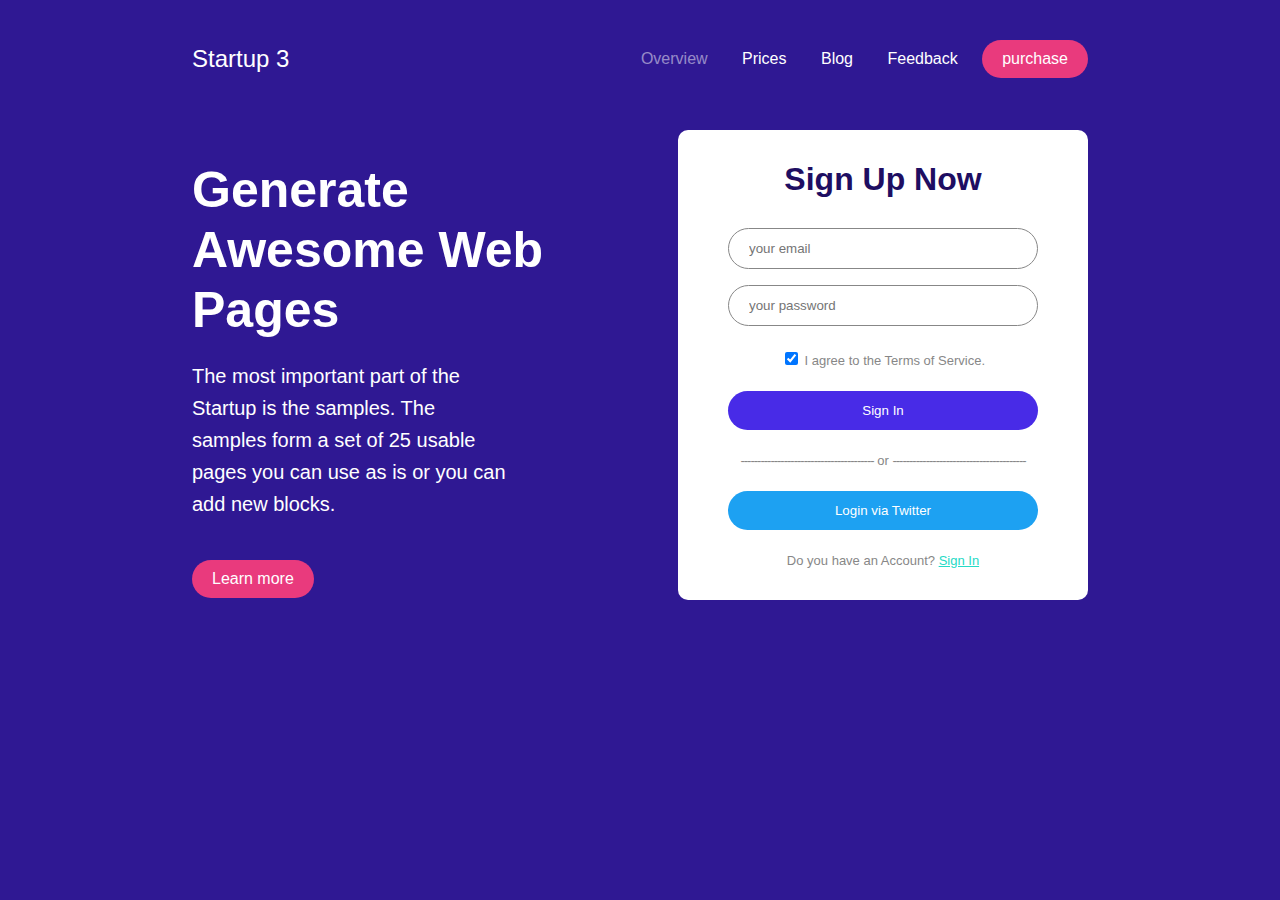
<file: index.html>
<!DOCTYPE html>
<html lang="en">
<head>
    <meta charset="UTF-8">
    <meta name="viewport" content="width=device-width, initial-scale=1.0">
    <title>hero -> header_14</title>
    <link rel="stylesheet" href="style.css">
</head>
<body>
    <div class="container" id="container">
        <div class="header">
            <span>
                Startup 3
            </span>
            <ul class="nav" id="nav">
                <li class="link active">Overview</li>
                <li class="link">Prices</li>
                <li class="link">Blog</li>
                <li class="link">Feedback</li>
                <li class="nav-button">purchase</li>
            </ul>
        </div>
        <div class="content">
            <div class="info">
                <div class="info-container">
                    <div class="info-head">
                        Generate Awesome Web Pages
                    </div>
                    <div class="info-body">
                        The most important part of the Startup is the samples. The samples form a set of 25 usable pages you can use as is or you can add new blocks.
                    </div>
                </div>
                <div class="learn-more">
                    <span class="learn-button">
                        Learn more
                    </span>
                </div>
            </div>
            <div class="signup">
                <form id="signup-form" action="">
                    <h1>Sign Up Now</h1>
                    <input type="text" placeholder="your email" name="email">
                    <input type="password" placeholder="your password" name="psw">   
                    <div>
                        <input type="checkbox" checked="checked" name="agree"> I agree to the Terms of Service.
                    </div>
                    <button id="signin-button" type="submit">Sign In</button>
                    <div>
                        <span>----------------------------------------</span> or <span>----------------------------------------</span>
                    </div>
                    <button id="twitter-button">Login via Twitter</button>
                    <div>
                        Do you have an Account? <a href="#">Sign In</a>
                    </div>
                </form>
            </div>
        </div>
    </div>
</body>
</html>
</file>
<file: style.css>
:root {
    --a-primary: #25DAC5;
    --a-secondary: #482BE7;
    --a-third: #E93A7D;

    --background-light: #FFFFFF;
    --background-dark: #2F1893;

    --colors-grey: #878787;
    --colors-heading: #1E0E62;
    --colors-text-hover: #ffffff82;
    --colors-white: #FFFFFF;

    --twitter:#1DA1F2;
}

body {
    padding: 0;
    margin: 0;
    font-family: sans-serif;
    width: 100%;
    height: 100vh;
    background-color: var(--background-dark);
}

.container {
    margin: auto;
    width: 70%;
}

.header {
    width: 100%;
    height: 40px;
    color: var(--colors-white);
    font-size: x-large;
    font-style: normal;
    font-weight: 500;
    padding-top: 40px;
}

.header span {
    display: inline-block;
    padding-top: 5px;
}

#nav {
    list-style-type: none;
    margin: 0;
    padding: 0;
    float: right;
    font-size: medium;
}

.link,
.nav-button {
    display: inline-block;
    margin-left: 10px;
    padding: 10px;
    box-sizing: border-box;
    cursor: pointer;
}

.active {
    color: var(--colors-text-hover);
}

.link:hover {
    color: var(--colors-text-hover);
}

.nav-button {
    background-color: var(--a-third);
    border-radius: 50px;
    padding-left: 20px;
    padding-right: 20px;
}

.nav-button:hover {
    opacity: 0.8;
}

.content {
    margin-top: 50px;
    display: flex;
    flex-wrap: wrap;
}

.info {
    color: var(--colors-white);
    padding-top: 30px;
    width: 50%;
}

.info-head {
    width: 424px;
    height: 200px;
    font-size: 50px;
    font-weight: 700;
    line-height: 60px;
}

.info-body {
    width: 320px;
    font-size: 20px;
    line-height: 32px;
}

.learn-button {
    color: var(--colors-white);
    background-color: var(--a-third);
    padding: 10px 20px;
    border-radius: 50px;
    display: inline-block;
    margin-top: 40px;
    cursor: pointer;
}

.learn-button:hover {
    opacity: 0.8;
}

.signup {
    width: 50%;
}

#signup-form {
    float: right;
    width: 410px;
    height: 470px;
    padding: 10px 50px;
    box-sizing: border-box;
    border-radius: 10px;
    background-color: var(--background-light);
    text-align: center;
}
#signup-form h1{
    color: var(--colors-heading);
}
input[type=text],
input[type=password] {
    width: 100%;
    padding: 12px 20px;
    margin: 8px 0;
    display: inline-block;
    border: 1px solid var(--colors-grey);
    box-sizing: border-box;
    color: var(--colors-grey);
    border-radius: 50px;
}

#signin-button{
    background-color: var(--a-secondary);
}
#twitter-button{
    background-color: var(--twitter);
}

#signup-form div{
    font-size: small;
    color: var(--colors-grey);
    margin: 15px 0;
}
#signup-form span{
    letter-spacing: -1px;
}

#signup-form button {
    color: var(--colors-white);
    padding: 12px 20px;
    margin: 8px 0;
    border: none;
    cursor: pointer;
    width: 100%;
    border-radius: 50px;  
}
#signup-form a{
    color: var(--a-primary);
}

#signup-form button:hover {
    opacity: 0.8;
}
</file>
